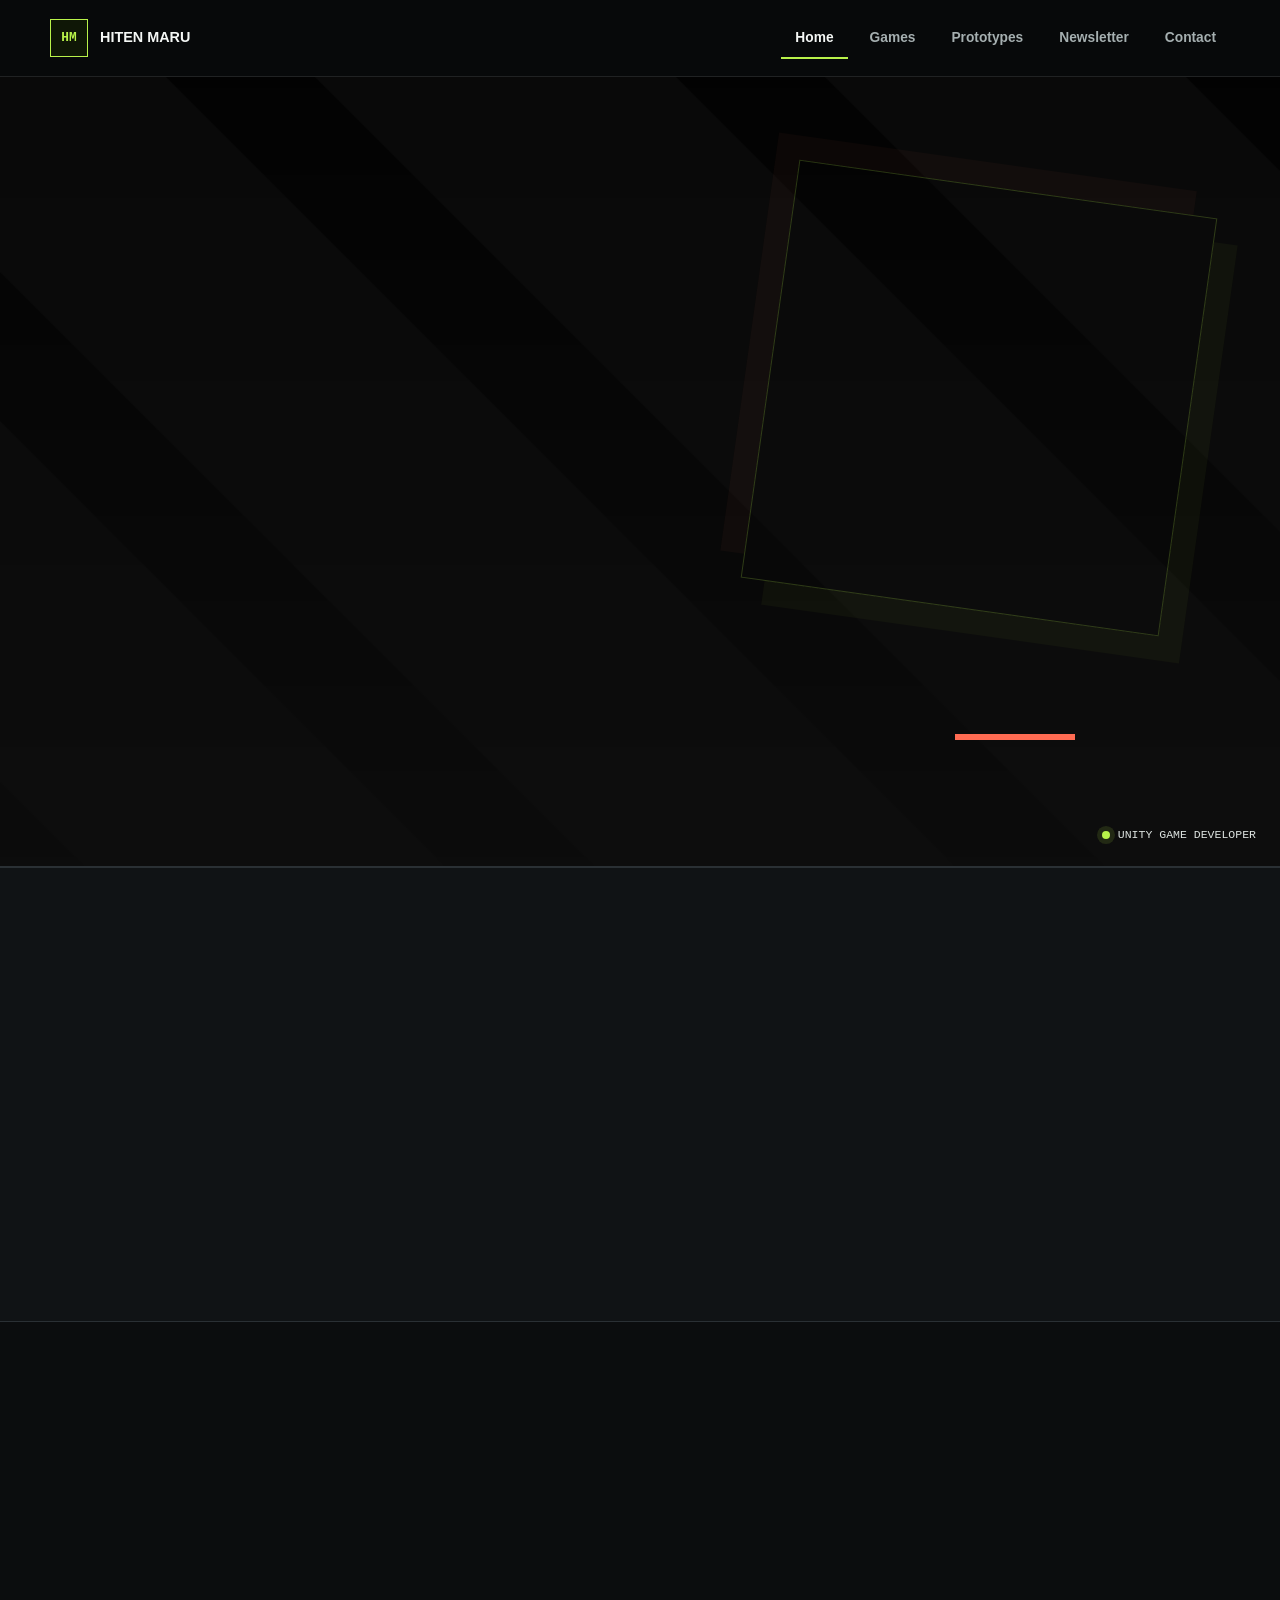
<file: index.html>
<!DOCTYPE html>
<html lang="en">
<head>
    <meta charset="UTF-8">
    <meta name="viewport" content="width=device-width, initial-scale=1.0">
    <meta http-equiv="refresh" content="0; url=HomePage.html">
    <link rel="canonical" href="HomePage.html">
    <title>Hiten Maru | Unity Game Developer</title>
    <link rel="icon" type="image/svg+xml" href="favicon.svg">
</head>
<body>
    <p><a href="HomePage.html">Open Hiten Maru's portfolio</a></p>
</body>
</html>
</file>
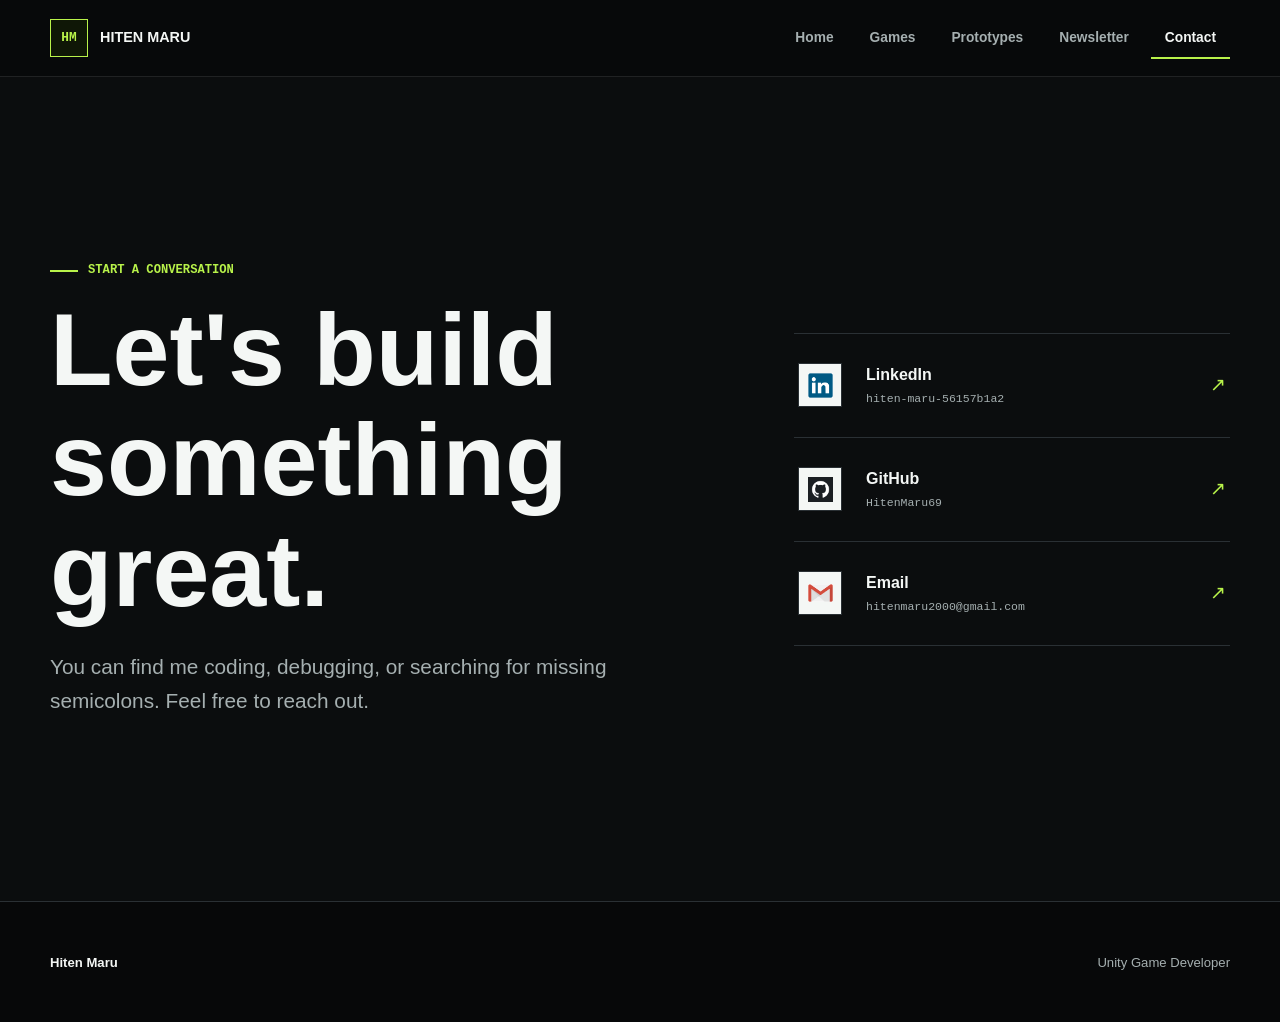
<file: ContactPage.html>
<!DOCTYPE html>
<html lang="en">
<head>
    <meta charset="UTF-8">
    <meta name="viewport" content="width=device-width, initial-scale=1.0">
    <meta name="description" content="Connect with Unity game developer Hiten Maru on LinkedIn, GitHub, or by email.">
    <title>Contact | Hiten Maru</title>
    <link rel="icon" type="image/svg+xml" href="favicon.svg">
    <link rel="stylesheet" href="CommonStyle.css">
    <link rel="stylesheet" href="ContactStyle.css">
    <script src="site.js" defer></script>
</head>
<body>
    <header class="site-header">
        <div class="header-inner">
            <a class="brand" href="HomePage.html" aria-label="Hiten Maru home"><span class="brand-mark">HM</span><span class="brand-name">Hiten Maru</span></a>
            <button class="menu-toggle" type="button" aria-expanded="false" aria-controls="site-navigation" aria-label="Toggle navigation"><span></span></button>
            <nav class="site-nav" id="site-navigation" aria-label="Primary navigation"><ul><li><a href="HomePage.html">Home</a></li><li><a href="GamePage.html">Games</a></li><li><a href="PrototypePage.html">Prototypes</a></li><li><a href="https://gamedev-news-letters.vercel.app/" target="_blank" rel="noopener noreferrer">Newsletter</a></li><li><a href="ContactPage.html" aria-current="page">Contact</a></li></ul></nav>
        </div>
    </header>

    <main class="page-main">
        <section class="contact-hero" aria-labelledby="contact-title">
            <div class="container contact-layout">
                <div class="contact-copy reveal">
                    <p class="eyebrow">Start a conversation</p>
                    <h1 id="contact-title">Let's build something great.</h1>
                    <p>You can find me coding, debugging, or searching for missing semicolons. Feel free to reach out.</p>
                </div>

                <div class="contact-list reveal" aria-label="Contact links">
                    <a class="contact-link" href="https://www.linkedin.com/in/hiten-maru-56157b1a2" target="_blank" rel="noopener noreferrer">
                        <span class="contact-icon"><img src="Image/LinkeDin.png" alt=""></span>
                        <span class="contact-label"><strong>LinkedIn</strong><span>hiten-maru-56157b1a2</span></span>
                        <span class="contact-arrow" aria-hidden="true">&#8599;</span>
                    </a>
                    <a class="contact-link" href="https://github.com/HitenMaru69" target="_blank" rel="noopener noreferrer">
                        <span class="contact-icon"><img src="Image/Github.png" alt=""></span>
                        <span class="contact-label"><strong>GitHub</strong><span>HitenMaru69</span></span>
                        <span class="contact-arrow" aria-hidden="true">&#8599;</span>
                    </a>
                    <a class="contact-link" href="mailto:hitenmaru2000@gmail.com">
                        <span class="contact-icon"><img src="Image/Gmail.png" alt=""></span>
                        <span class="contact-label"><strong>Email</strong><span>hitenmaru2000@gmail.com</span></span>
                        <span class="contact-arrow" aria-hidden="true">&#8599;</span>
                    </a>
                </div>
            </div>
        </section>
    </main>

    <footer class="site-footer"><div class="container footer-inner"><strong>Hiten Maru</strong><span>Unity Game Developer</span></div></footer>
</body>
</html>
</file>
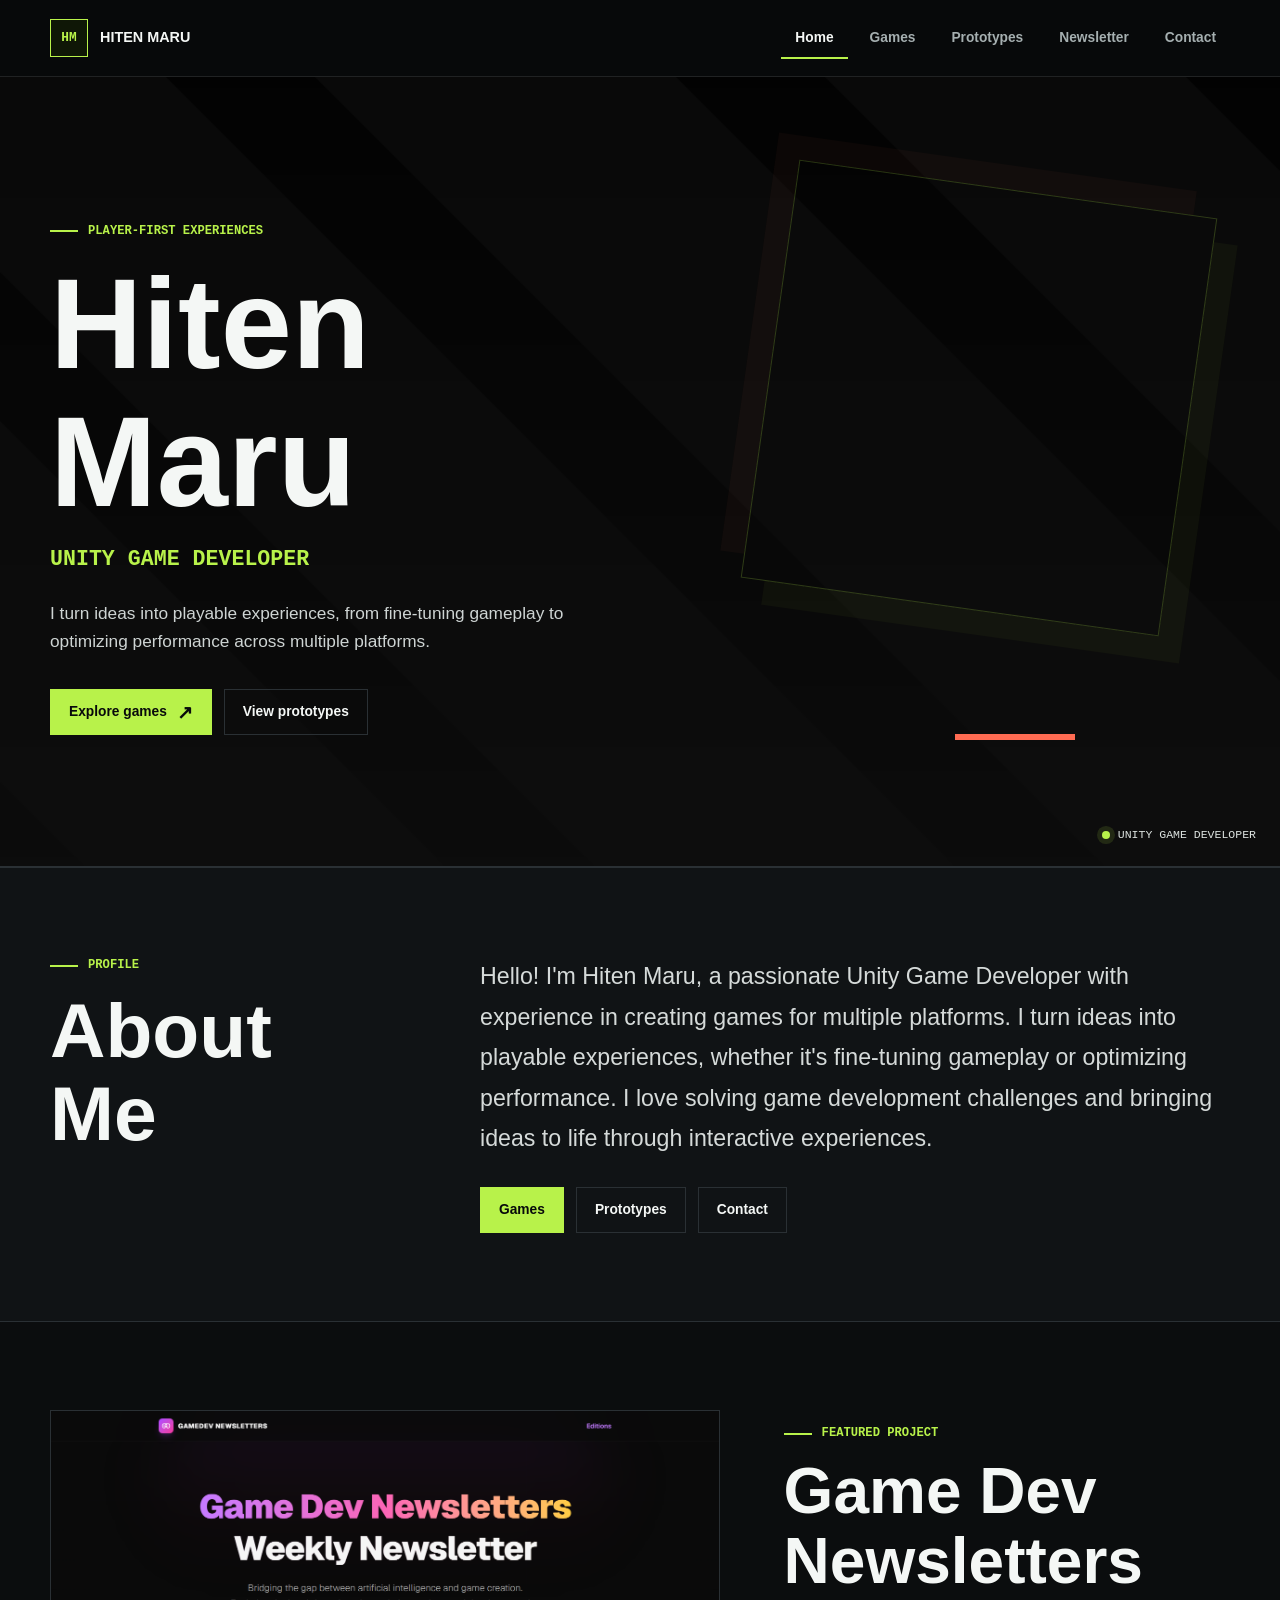
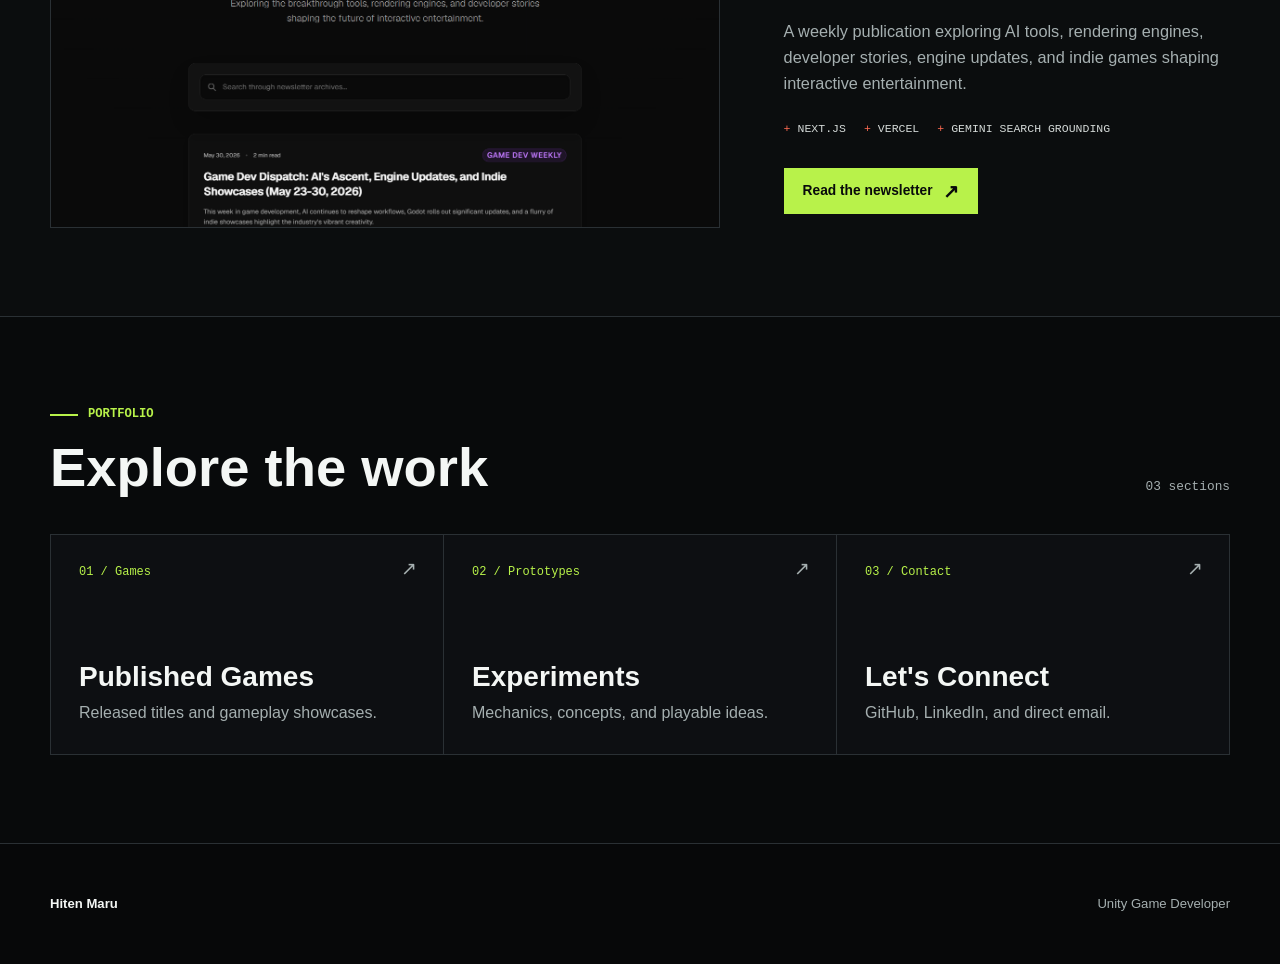
<file: HomePage.html>
<!DOCTYPE html>
<html lang="en">
<head>
    <meta charset="UTF-8">
    <meta name="viewport" content="width=device-width, initial-scale=1.0">
    <meta name="description" content="Hiten Maru is a Unity game developer creating polished games, gameplay systems, and interactive prototypes.">
    <title>Hiten Maru | Unity Game Developer</title>
    <link rel="icon" type="image/svg+xml" href="favicon.svg">
    <link rel="stylesheet" href="CommonStyle.css">
    <link rel="stylesheet" href="HomePageStyle.css">
    <script src="site.js" defer></script>
</head>
<body>
    <header class="site-header">
        <div class="header-inner">
            <a class="brand" href="HomePage.html" aria-label="Hiten Maru home">
                <span class="brand-mark">HM</span>
                <span class="brand-name">Hiten Maru</span>
            </a>
            <button class="menu-toggle" type="button" aria-expanded="false" aria-controls="site-navigation" aria-label="Toggle navigation"><span></span></button>
            <nav class="site-nav" id="site-navigation" aria-label="Primary navigation">
                <ul>
                    <li><a href="HomePage.html" aria-current="page">Home</a></li>
                    <li><a href="GamePage.html">Games</a></li>
                    <li><a href="PrototypePage.html">Prototypes</a></li>
                    <li><a href="https://gamedev-news-letters.vercel.app/" target="_blank" rel="noopener noreferrer">Newsletter</a></li>
                    <li><a href="ContactPage.html">Contact</a></li>
                </ul>
            </nav>
        </div>
    </header>

    <main class="page-main">
        <section class="hero" aria-labelledby="hero-title">
            <div class="container hero-inner">
                <div class="hero-copy reveal">
                    <p class="eyebrow">Player-first experiences</p>
                    <h1 id="hero-title">Hiten<br>Maru</h1>
                    <p class="hero-role">Unity Game Developer</p>
                    <p class="hero-summary">I turn ideas into playable experiences, from fine-tuning gameplay to optimizing performance across multiple platforms.</p>
                    <div class="hero-actions">
                        <a class="button" href="GamePage.html">Explore games <span class="button-arrow" aria-hidden="true">&#8599;</span></a>
                        <a class="button button-secondary" href="PrototypePage.html">View prototypes</a>
                    </div>
                </div>
            </div>
            <div class="hero-status"><span class="status-dot"></span> Unity game developer</div>
        </section>

        <section class="section about-band" id="about" aria-labelledby="about-title">
            <div class="container about-grid">
                <div class="about-title reveal">
                    <p class="eyebrow">Profile</p>
                    <h2 id="about-title">About<br>Me</h2>
                </div>
                <div class="about-copy reveal">
                    <p>Hello! I'm Hiten Maru, a passionate Unity Game Developer with experience in creating games for multiple platforms. I turn ideas into playable experiences, whether it's fine-tuning gameplay or optimizing performance. I love solving game development challenges and bringing ideas to life through interactive experiences.</p>
                    <div class="about-links">
                        <a class="button" href="GamePage.html">Games</a>
                        <a class="button button-secondary" href="PrototypePage.html">Prototypes</a>
                        <a class="button button-secondary" href="ContactPage.html">Contact</a>
                    </div>
                </div>
            </div>
        </section>

        <section class="section newsletter-band" id="newsletter" aria-labelledby="newsletter-title">
            <div class="container newsletter-feature">
                <a class="newsletter-preview reveal" href="https://gamedev-news-letters.vercel.app/" target="_blank" rel="noopener noreferrer" aria-label="Open Game Dev Newsletters in a new tab">
                    <img src="Image/newsletter-preview.png" alt="Game Dev Newsletters homepage showing the weekly newsletter archive">
                </a>
                <div class="newsletter-copy reveal">
                    <p class="eyebrow">Featured project</p>
                    <h2 id="newsletter-title">Game Dev<br>Newsletters</h2>
                    <p>A weekly publication exploring AI tools, rendering engines, developer stories, engine updates, and indie games shaping interactive entertainment.</p>
                    <ul class="newsletter-stack" aria-label="Project technology">
                        <li>Next.js</li>
                        <li>Vercel</li>
                        <li>Gemini Search Grounding</li>
                    </ul>
                    <a class="button" href="https://gamedev-news-letters.vercel.app/" target="_blank" rel="noopener noreferrer">Read the newsletter <span class="button-arrow" aria-hidden="true">&#8599;</span></a>
                </div>
            </div>
        </section>

        <section class="section" aria-labelledby="portfolio-title">
            <div class="container">
                <div class="section-header reveal">
                    <div>
                        <p class="eyebrow">Portfolio</p>
                        <h2 class="section-title" id="portfolio-title">Explore the work</h2>
                    </div>
                    <span class="section-count">03 sections</span>
                </div>
                <div class="work-links reveal">
                    <a class="work-link" href="GamePage.html">
                        <span class="work-link-number">01 / Games</span>
                        <div><h3>Published Games</h3><p>Released titles and gameplay showcases.</p></div>
                        <span class="button-arrow" aria-hidden="true">&#8599;</span>
                    </a>
                    <a class="work-link" href="PrototypePage.html">
                        <span class="work-link-number">02 / Prototypes</span>
                        <div><h3>Experiments</h3><p>Mechanics, concepts, and playable ideas.</p></div>
                        <span class="button-arrow" aria-hidden="true">&#8599;</span>
                    </a>
                    <a class="work-link" href="ContactPage.html">
                        <span class="work-link-number">03 / Contact</span>
                        <div><h3>Let's Connect</h3><p>GitHub, LinkedIn, and direct email.</p></div>
                        <span class="button-arrow" aria-hidden="true">&#8599;</span>
                    </a>
                </div>
            </div>
        </section>
    </main>

    <footer class="site-footer">
        <div class="container footer-inner">
            <strong>Hiten Maru</strong>
            <span>Unity Game Developer</span>
        </div>
    </footer>
</body>
</html>
</file>
<file: CommonStyle.css>
:root {
    --bg: #080a0b;
    --surface: #101315;
    --surface-raised: #171b1e;
    --line: #2a3034;
    --text: #f4f7f5;
    --muted: #a5afb0;
    --accent: #b8f24a;
    --accent-dark: #0f1706;
    --signal: #ff6b52;
    --max-width: 1180px;
    --header-height: 76px;
}

* {
    box-sizing: border-box;
}

html {
    scroll-behavior: smooth;
}

body {
    margin: 0;
    min-width: 320px;
    min-height: 100vh;
    overflow-x: hidden;
    color: var(--text);
    background-color: var(--bg);
    background-image: url("Image/Background.png");
    background-size: 720px;
    background-position: top center;
    background-attachment: fixed;
    font-family: "Segoe UI", Arial, sans-serif;
    line-height: 1.6;
}

body::before {
    position: fixed;
    inset: 0;
    z-index: -1;
    content: "";
    background: rgba(8, 10, 11, 0.78);
    pointer-events: none;
}

img,
video {
    display: block;
    max-width: 100%;
}

a {
    color: inherit;
    text-decoration: none;
}

button,
a {
    -webkit-tap-highlight-color: transparent;
}

a:focus-visible,
button:focus-visible {
    outline: 3px solid var(--accent);
    outline-offset: 4px;
}

.site-header {
    position: sticky;
    top: 0;
    z-index: 100;
    min-height: var(--header-height);
    border-bottom: 1px solid rgba(255, 255, 255, 0.1);
    background: rgba(8, 10, 11, 0.92);
    backdrop-filter: blur(16px);
}

.header-inner {
    display: flex;
    width: min(calc(100% - 40px), var(--max-width));
    min-height: var(--header-height);
    margin: 0 auto;
    align-items: center;
    justify-content: space-between;
    gap: 32px;
}

.brand {
    display: inline-flex;
    align-items: center;
    gap: 12px;
    font-size: 0.9rem;
    font-weight: 800;
    letter-spacing: 0;
    text-transform: uppercase;
}

.brand-mark {
    display: grid;
    width: 38px;
    height: 38px;
    place-items: center;
    border: 1px solid var(--accent);
    color: var(--accent);
    background: var(--accent-dark);
    font-family: Consolas, monospace;
    font-size: 0.8rem;
}

.site-nav ul {
    display: flex;
    margin: 0;
    padding: 0;
    align-items: center;
    gap: 8px;
    list-style: none;
}

.site-nav a {
    display: block;
    padding: 10px 14px;
    color: var(--muted);
    font-size: 0.86rem;
    font-weight: 700;
}

.site-nav a:hover,
.site-nav a[aria-current="page"] {
    color: var(--text);
}

.site-nav a[aria-current="page"] {
    box-shadow: inset 0 -2px 0 var(--accent);
}

.menu-toggle {
    display: none;
    width: 44px;
    height: 44px;
    padding: 0;
    border: 1px solid var(--line);
    color: var(--text);
    background: var(--surface);
    cursor: pointer;
}

.menu-toggle span,
.menu-toggle::before,
.menu-toggle::after {
    display: block;
    width: 20px;
    height: 2px;
    margin: 4px auto;
    content: "";
    background: currentColor;
    transition: transform 180ms ease, opacity 180ms ease;
}

.menu-toggle[aria-expanded="true"] span {
    opacity: 0;
}

.menu-toggle[aria-expanded="true"]::before {
    transform: translateY(6px) rotate(45deg);
}

.menu-toggle[aria-expanded="true"]::after {
    transform: translateY(-6px) rotate(-45deg);
}

.page-main {
    overflow: hidden;
}

.container {
    width: min(calc(100% - 40px), var(--max-width));
    margin-inline: auto;
}

.page-intro {
    padding: 88px 0 48px;
    border-bottom: 1px solid var(--line);
}

.eyebrow {
    display: flex;
    margin: 0 0 14px;
    align-items: center;
    gap: 10px;
    color: var(--accent);
    font-family: Consolas, monospace;
    font-size: 0.76rem;
    font-weight: 700;
    text-transform: uppercase;
}

.eyebrow::before {
    width: 28px;
    height: 2px;
    content: "";
    background: var(--accent);
}

h1,
h2,
h3,
p {
    margin-top: 0;
}

h1,
h2,
h3 {
    line-height: 1.08;
}

.page-intro h1 {
    max-width: 800px;
    margin-bottom: 18px;
    font-size: clamp(2.8rem, 7vw, 6rem);
    font-weight: 850;
}

.page-intro p {
    max-width: 650px;
    margin-bottom: 0;
    color: var(--muted);
    font-size: 1.05rem;
}

.section {
    padding: 88px 0;
}

.section-header {
    display: flex;
    margin-bottom: 36px;
    align-items: end;
    justify-content: space-between;
    gap: 24px;
}

.section-title {
    margin-bottom: 0;
    font-size: clamp(2rem, 5vw, 3.4rem);
}

.section-count {
    color: var(--muted);
    font-family: Consolas, monospace;
    font-size: 0.8rem;
}

.button {
    display: inline-flex;
    min-height: 46px;
    padding: 0 18px;
    align-items: center;
    justify-content: center;
    gap: 10px;
    border: 1px solid var(--accent);
    color: var(--bg);
    background: var(--accent);
    font-size: 0.86rem;
    font-weight: 800;
    transition: color 180ms ease, background 180ms ease, transform 180ms ease;
}

.button:hover {
    color: var(--accent);
    background: transparent;
    transform: translateY(-2px);
}

.button-secondary {
    border-color: var(--line);
    color: var(--text);
    background: transparent;
}

.button-secondary:hover {
    border-color: var(--text);
    color: var(--text);
}

.button-arrow {
    font-family: Arial, sans-serif;
    font-size: 1.2rem;
    line-height: 1;
}

.site-footer {
    border-top: 1px solid var(--line);
    background: #070809;
}

.footer-inner {
    display: flex;
    min-height: 120px;
    align-items: center;
    justify-content: space-between;
    gap: 24px;
    color: var(--muted);
    font-size: 0.82rem;
}

.footer-inner strong {
    color: var(--text);
}

.reveal {
    opacity: 0;
    transform: translateY(18px);
    transition: opacity 500ms ease, transform 500ms ease;
}

.reveal.is-visible {
    opacity: 1;
    transform: translateY(0);
}

@media (prefers-reduced-motion: reduce) {
    html {
        scroll-behavior: auto;
    }

    *,
    *::before,
    *::after {
        scroll-behavior: auto !important;
        transition-duration: 0.01ms !important;
    }

    .reveal {
        opacity: 1;
        transform: none;
    }
}

@media (max-width: 760px) {
    :root {
        --header-height: 68px;
    }

    body {
        background-attachment: scroll;
    }

    .header-inner,
    .container {
        width: min(calc(100% - 28px), var(--max-width));
    }

    .brand-name {
        display: none;
    }

    .menu-toggle {
        display: block;
    }

    .site-nav {
        position: absolute;
        top: calc(100% + 1px);
        right: 0;
        left: 0;
        display: none;
        padding: 12px 14px 18px;
        border-bottom: 1px solid var(--line);
        background: #0b0d0e;
    }

    .site-nav.is-open {
        display: block;
    }

    .site-nav ul {
        display: grid;
        gap: 2px;
    }

    .site-nav a {
        padding: 13px 12px;
    }

    .site-nav a[aria-current="page"] {
        color: var(--accent);
        box-shadow: inset 3px 0 0 var(--accent);
    }

    .page-intro {
        padding: 62px 0 34px;
    }

    .section {
        padding: 62px 0;
    }

    .section-header,
    .footer-inner {
        align-items: flex-start;
        flex-direction: column;
    }

    .footer-inner {
        padding: 28px 0;
        justify-content: center;
        gap: 4px;
    }
}
</file>
<file: ContactStyle.css>
.contact-hero {
    position: relative;
    min-height: calc(100vh - var(--header-height));
    padding: 88px 0;
    background: #0b0d0e;
}

.contact-layout {
    display: grid;
    min-height: calc(100vh - var(--header-height) - 176px);
    grid-template-columns: minmax(0, 1.2fr) minmax(320px, 0.8fr);
    align-items: center;
    gap: 90px;
}

.contact-copy h1 {
    max-width: 760px;
    margin-bottom: 24px;
    font-size: clamp(3.3rem, 8vw, 7.2rem);
    font-weight: 900;
}

.contact-copy > p:not(.eyebrow) {
    max-width: 650px;
    margin-bottom: 0;
    color: var(--muted);
    font-size: clamp(1.05rem, 2vw, 1.3rem);
}

.contact-list {
    display: grid;
    border-top: 1px solid var(--line);
}

.contact-link {
    display: grid;
    min-height: 104px;
    padding: 18px 4px;
    grid-template-columns: 50px 1fr auto;
    align-items: center;
    gap: 18px;
    border-bottom: 1px solid var(--line);
    transition: padding 180ms ease, background 180ms ease;
}

.contact-link:hover {
    padding-right: 14px;
    padding-left: 14px;
    background: var(--surface-raised);
}

.contact-icon {
    display: grid;
    width: 44px;
    height: 44px;
    place-items: center;
    border: 1px solid var(--line);
    background: var(--text);
}

.contact-icon img {
    width: 25px;
    height: 25px;
    object-fit: contain;
}

.contact-label strong,
.contact-label span {
    display: block;
}

.contact-label strong {
    margin-bottom: 2px;
    font-size: 1rem;
}

.contact-label span {
    overflow: hidden;
    color: var(--muted);
    font-family: Consolas, monospace;
    font-size: 0.72rem;
    text-overflow: ellipsis;
}

.contact-arrow {
    color: var(--accent);
    font-size: 1.2rem;
}

@media (max-width: 860px) {
    .contact-layout {
        grid-template-columns: 1fr;
        gap: 54px;
    }
}

@media (max-width: 520px) {
    .contact-hero {
        padding: 62px 0;
    }

    .contact-layout {
        min-height: 0;
    }

    .contact-link {
        grid-template-columns: 44px minmax(0, 1fr) auto;
        gap: 12px;
    }
}
</file>
<file: HomePageStyle.css>
.hero {
    position: relative;
    display: grid;
    min-height: calc(100vh - var(--header-height) - 34px);
    max-height: 920px;
    align-items: stretch;
    isolation: isolate;
    overflow: hidden;
    border-bottom: 1px solid var(--line);
    background-color: rgba(8, 10, 11, 0.78);
    background-image: url("Image/Background.png");
    background-size: cover;
    background-position: center;
}

.hero::before {
    position: absolute;
    top: 14%;
    right: 7%;
    z-index: -1;
    width: min(34vw, 420px);
    aspect-ratio: 1;
    content: "";
    border: 1px solid rgba(184, 242, 74, 0.22);
    box-shadow:
        24px 24px 0 rgba(184, 242, 74, 0.035),
        -24px -24px 0 rgba(255, 107, 82, 0.035);
    transform: rotate(8deg);
}

.hero::after {
    position: absolute;
    right: 16%;
    bottom: 16%;
    z-index: -1;
    width: 120px;
    height: 6px;
    content: "";
    background: var(--signal);
}

.hero-inner {
    display: flex;
    min-height: 100%;
    padding-top: 72px;
    padding-bottom: 58px;
    align-items: center;
}

.hero-copy {
    width: min(760px, 72%);
}

.hero h1 {
    margin-bottom: 10px;
    font-size: clamp(4rem, 10vw, 8.4rem);
    font-weight: 900;
}

.hero-role {
    margin-bottom: 24px;
    color: var(--accent);
    font-family: Consolas, monospace;
    font-size: clamp(1rem, 2vw, 1.35rem);
    font-weight: 700;
    text-transform: uppercase;
}

.hero-summary {
    max-width: 560px;
    margin-bottom: 34px;
    color: #ced4d3;
    font-size: 1.08rem;
}

.hero-actions {
    display: flex;
    flex-wrap: wrap;
    gap: 12px;
}

.hero-status {
    position: absolute;
    right: 24px;
    bottom: 22px;
    display: flex;
    align-items: center;
    gap: 8px;
    color: #dce2df;
    font-family: Consolas, monospace;
    font-size: 0.72rem;
    text-transform: uppercase;
}

.status-dot {
    width: 8px;
    height: 8px;
    border-radius: 50%;
    background: var(--accent);
    box-shadow: 0 0 0 5px rgba(184, 242, 74, 0.12);
}

.about-band {
    border-top: 1px solid var(--line);
    border-bottom: 1px solid var(--line);
    background: var(--surface);
}

.about-grid {
    display: grid;
    grid-template-columns: minmax(220px, 0.7fr) minmax(0, 1.5fr);
    gap: 80px;
}

.about-title {
    position: sticky;
    top: 110px;
    align-self: start;
}

.about-title h2 {
    margin-bottom: 0;
    font-size: clamp(2.7rem, 6vw, 5rem);
}

.about-copy p {
    max-width: 760px;
    margin-bottom: 28px;
    color: #d5dad9;
    font-size: clamp(1.12rem, 2vw, 1.45rem);
    line-height: 1.75;
}

.about-links {
    display: flex;
    flex-wrap: wrap;
    gap: 12px;
}

.newsletter-band {
    border-bottom: 1px solid var(--line);
    background: #0b0d0e;
}

.newsletter-feature {
    display: grid;
    grid-template-columns: minmax(0, 1.2fr) minmax(300px, 0.8fr);
    align-items: center;
    gap: 64px;
}

.newsletter-preview {
    position: relative;
    display: block;
    overflow: hidden;
    aspect-ratio: 16 / 10;
    border: 1px solid var(--line);
    background: #050506;
}

.newsletter-preview::after {
    position: absolute;
    inset: 0;
    content: "";
    border: 1px solid transparent;
    pointer-events: none;
    transition: border-color 180ms ease;
}

.newsletter-preview:hover::after {
    border-color: var(--accent);
}

.newsletter-preview img {
    width: 100%;
    height: 100%;
    object-fit: cover;
    object-position: top center;
    transition: transform 350ms ease;
}

.newsletter-preview:hover img {
    transform: scale(1.015);
}

.newsletter-copy h2 {
    margin-bottom: 22px;
    font-size: clamp(2.5rem, 5vw, 4.7rem);
}

.newsletter-copy > p:not(.eyebrow) {
    margin-bottom: 24px;
    color: var(--muted);
    font-size: 1.02rem;
}

.newsletter-stack {
    display: flex;
    margin: 0 0 30px;
    padding: 0;
    flex-wrap: wrap;
    gap: 8px 18px;
    color: #d4d9d7;
    font-family: Consolas, monospace;
    font-size: 0.72rem;
    list-style: none;
    text-transform: uppercase;
}

.newsletter-stack li::before {
    margin-right: 7px;
    color: var(--signal);
    content: "+";
}

.work-links {
    display: grid;
    grid-template-columns: repeat(3, 1fr);
    border-top: 1px solid var(--line);
    border-left: 1px solid var(--line);
}

.work-link {
    position: relative;
    display: flex;
    min-height: 220px;
    padding: 28px;
    border-right: 1px solid var(--line);
    border-bottom: 1px solid var(--line);
    background: rgba(16, 19, 21, 0.72);
    flex-direction: column;
    justify-content: space-between;
    transition: background 180ms ease;
}

.work-link:hover {
    background: var(--surface-raised);
}

.work-link-number {
    color: var(--accent);
    font-family: Consolas, monospace;
    font-size: 0.75rem;
}

.work-link h3 {
    margin-bottom: 8px;
    font-size: 1.75rem;
}

.work-link p {
    margin-bottom: 0;
    color: var(--muted);
}

.work-link .button-arrow {
    position: absolute;
    top: 24px;
    right: 26px;
    color: var(--muted);
}

@media (max-width: 840px) {
    .hero::before {
        top: 12%;
        right: -12%;
        width: 60vw;
    }

    .hero-copy {
        width: 100%;
    }

    .about-grid {
        grid-template-columns: 1fr;
        gap: 34px;
    }

    .newsletter-feature {
        grid-template-columns: 1fr;
        gap: 38px;
    }

    .about-title {
        position: static;
    }

    .work-links {
        grid-template-columns: 1fr;
    }
}

@media (max-width: 560px) {
    .hero {
        min-height: min(760px, calc(100svh - var(--header-height) - 28px));
    }

    .hero-inner {
        padding-top: 58px;
        padding-bottom: 86px;
        align-items: flex-end;
    }

    .hero h1 {
        font-size: clamp(3.3rem, 19vw, 5.4rem);
    }

    .hero::before {
        top: 8%;
        right: -32%;
        width: 88vw;
        opacity: 0.65;
    }

    .hero::after {
        right: 8%;
        bottom: 11%;
        width: 72px;
    }

    .hero-actions .button {
        width: 100%;
    }

    .newsletter-preview {
        aspect-ratio: 4 / 3;
    }

    .newsletter-copy .button {
        width: 100%;
    }

    .hero-status {
        right: auto;
        left: 14px;
    }
}
</file>
